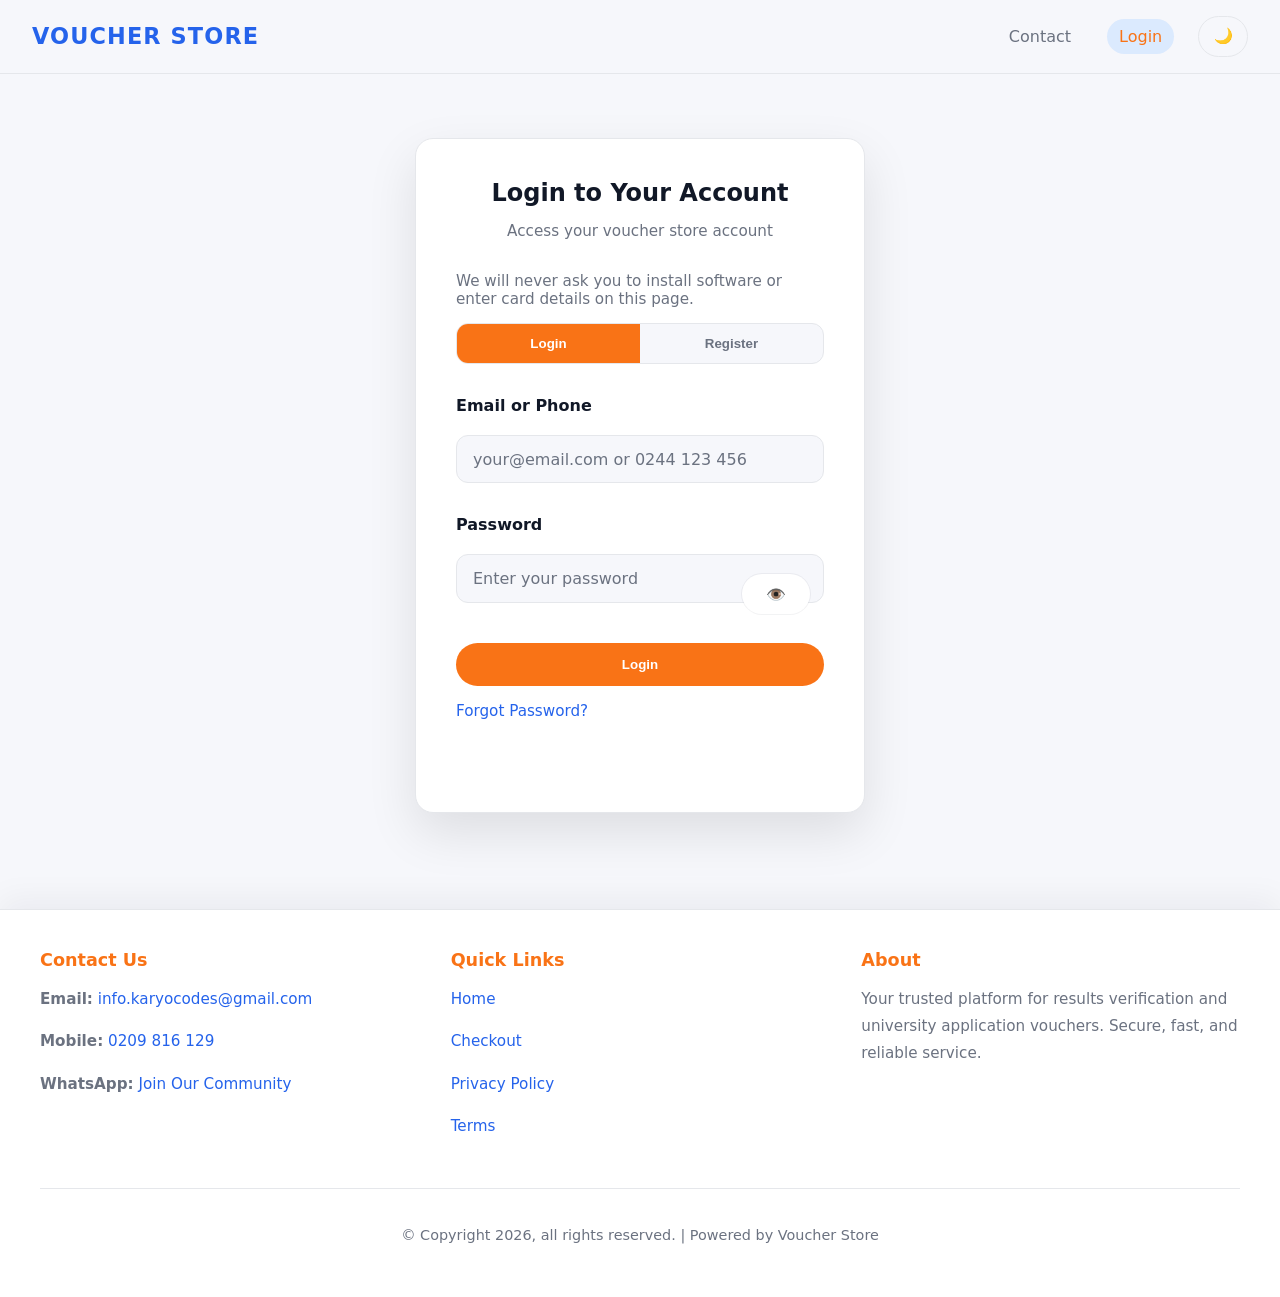
<file: index.html>
<!DOCTYPE html>
<html lang="en">
<head>
  <meta charset="UTF-8" />
  <meta name="viewport" content="width=device-width, initial-scale=1.0" />
  <title>Results Voucher Store</title>
  <link rel="stylesheet" href="style.css" />
</head>
<body>
  <header class="site-header">
    <div class="brand">Voucher Store</div>
    <nav id="mainNav">
      <!-- Navigation will be rendered by JavaScript -->
    </nav>
  </header>

  <main class="page-content">
    <section class="hero-card">
      <h1>Results Checker & Application Vouchers</h1>
      <p>Fast, secure digital vouchers for BECE, WASSCE, and university applications. Buy, receive instantly, and get access to checker services online.</p>
    </section>

    <section class="service-description">
      <h2>About Our Service</h2>
      <p>One of the credible platforms that sell checker result codes and render other premium services is our voucher store. This platform allows you to buy BECE, WASSCE and WAEC results checkers with mobile money and receive them instantly. You can also reserve checkers for future use, retrieve lost checkers, and access a blog with useful information about premium services to suit your needs. Our store is a fast, convenient and secure way to check your results and placement online.</p>
    </section>
p
    <section class="product-grid" id="productGrid">
      <!-- Product cards injected by JavaScript -->
    </section>
  </main>

  <footer class="site-footer">
    <div class="footer-content">
      <div class="footer-section">
        <h4>Contact Us</h4>
        <p><strong>Email:</strong> <a href="mailto:info.karyocodes@gmail.com">info.karyocodes@gmail.com</a></p>
        <p><strong>Mobile:</strong> <a href="tel:+233209816129">0209 816 129</a></p>
        <p><strong>WhatsApp:</strong> <a href="https://chat.whatsapp.com/HLF6lGg4HMNBVI0K70gQM3" target="_blank" rel="noopener noreferrer">Join Our Community</a></p>
      </div>
      <div class="footer-section">
        <h4>Quick Links</h4>
        <p><a href="index.html">Home</a></p>
        <p><a href="checkout.html">Checkout</a></p>
        <p><a href="privacy.html">Privacy Policy</a></p>
        <p><a href="terms.html">Terms</a></p>
      </div>
      <div class="footer-section">
        <h4>About</h4>
        <p>Your trusted platform for results verification and university application vouchers. Secure, fast, and reliable service.</p>
      </div>
    </div>
    <div class="footer-copyright">
      <p>© Copyright 2026, all rights reserved.</p>
    </div>
  </footer>

  <script src="script.js"></script>
</body>
</html>
</file>
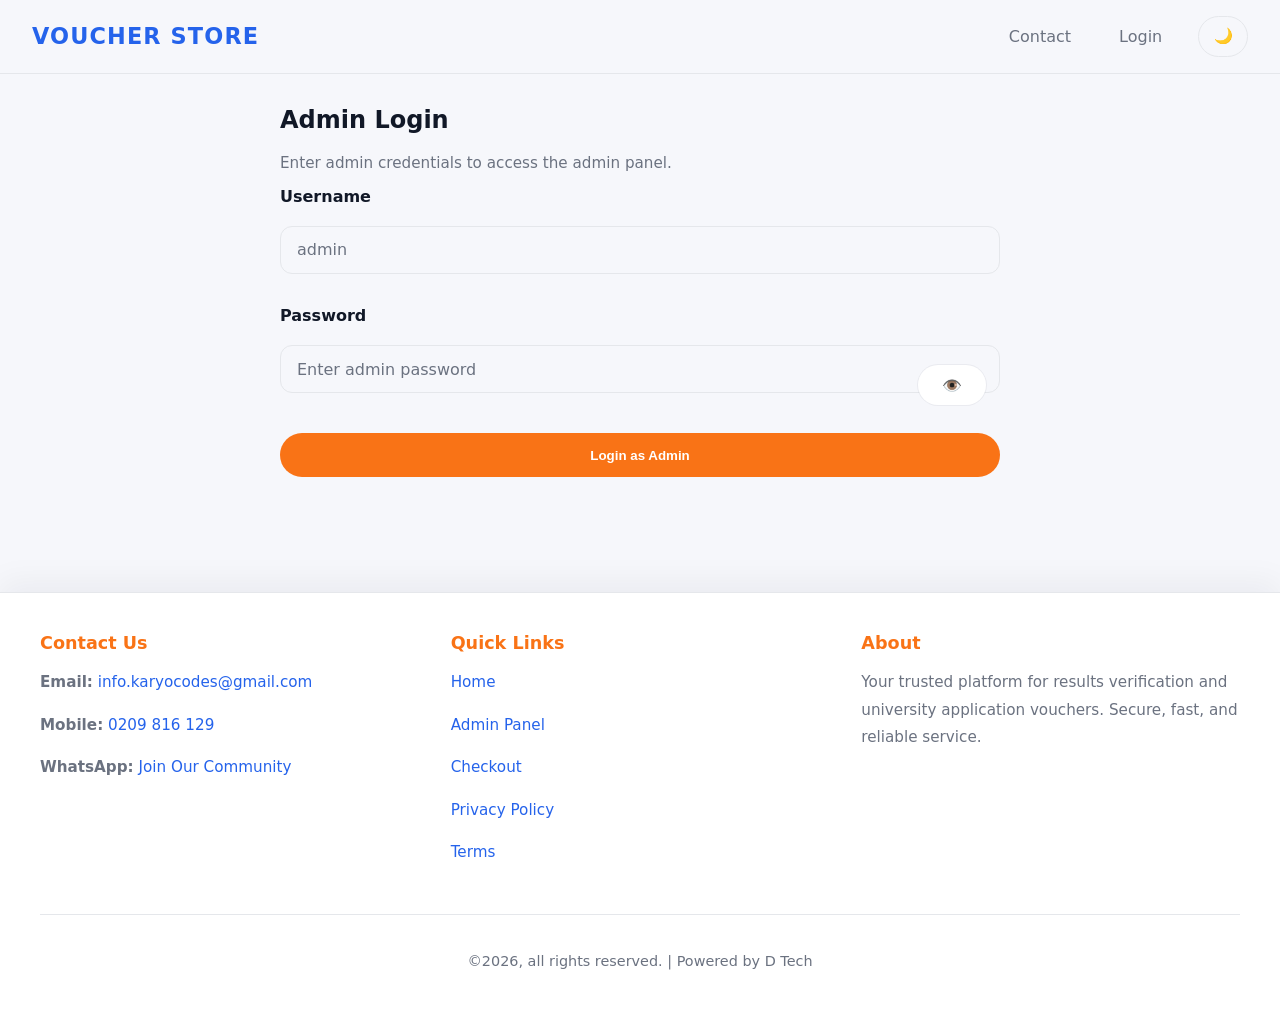
<file: admin.html>
<!DOCTYPE html>
<html lang="en">
<head>
  <meta charset="UTF-8" />
  <meta name="viewport" content="width=device-width, initial-scale=1.0" />
  <title>Admin - Voucher Store</title>
  <link rel="stylesheet" href="style.css" />
</head>
<body>
  <header class="site-header">
    <div class="brand">Voucher Store</div>
    <nav id="mainNav">
      <!-- Navigation will be rendered by JavaScript -->
    </nav>
  </header>

  <main class="page-content admin-page">
    <section class="admin-panel">
      <h2>Admin Login</h2>
      <p class="hint">Enter admin credentials to access the admin panel.</p>

      <div class="admin-login-card" id="adminLoginCard">
        <form id="adminLoginForm" class="auth-form">
          <label for="adminUsername">Username</label>
          <input type="text" id="adminUsername" placeholder="admin" required />

          <label for="adminPassword">Password</label>
          <div class="password-wrapper">
            <input type="password" id="adminPassword" placeholder="Enter admin password" required />
            <button type="button" class="password-toggle" onclick="togglePasswordVisibility('adminPassword')" aria-label="Toggle password visibility">👁️</button>
          </div>

          <button type="submit" class="btn btn-primary">Login as Admin</button>
          <p id="adminLoginMessage" class="auth-message"></p>
        </form>
      </div>

      <div class="admin-content" id="adminContent" style="display: none;">
        <div style="display: flex; justify-content: space-between; align-items: center; margin-bottom: 2rem;">
          <h2>Admin Panel</h2>
          <button onclick="adminLogout()" class="btn btn-secondary">Logout Admin</button>
        </div>
        <p class="hint">This is a simple frontend-only admin simulation. Add products and view orders stored in localStorage.</p>

        <div class="admin-grid">
        <div class="admin-card">
            <h3>Add New Product</h3>
            <form id="adminProductForm">
              <label for="adminTitle">Product Name</label>
              <input type="text" id="adminTitle" required />

              <label for="adminShortDesc">Short Description</label>
              <input type="text" id="adminShortDesc" required />

              <label for="adminDescription">Full Description</label>
              <textarea id="adminDescription" rows="4" required></textarea>

              <label for="adminPrice">Price (GHS)</label>
              <input type="number" id="adminPrice" min="1" required />

              <label for="adminImage">Product Image</label>
              <div class="file-input-wrapper">
                <label for="adminImage" class="file-input-label">
                  📸 Click to upload or drag image here
                </label>
                <input type="file" id="adminImage" accept="image/*" />
              </div>
              <img id="imagePreview" class="image-preview" style="display: none;" />

              <label for="adminImageUrl">Or paste Image URL</label>
              <input type="url" id="adminImageUrl" placeholder="https://example.com/image.jpg" />
              <button type="button" id="loadImageBtn" class="btn btn-secondary" onclick="loadImageFromURL()">Load from URL</button>
              <p id="imageLoadMessage" class="hint"></p>

              <button type="submit" id="adminProductSubmitBtn" class="btn btn-primary">Add Product</button>
              <button type="button" id="adminCancelEditBtn" class="btn btn-secondary" style="display: none; margin-left: 0.5rem;">Cancel Edit</button>
              <p id="adminProductMessage" class="success-message"></p>
            </form>
          </div>

          <div class="admin-card">
            <h3>Product Catalog</h3>
            <div id="adminProductList" class="product-list">
              <!-- Product list injected by JavaScript -->
            </div>
          </div>

          <div class="admin-card">
            <h3>Stored Orders</h3>
            <div id="adminOrderList" class="order-list">
              <!-- Orders injected by JavaScript -->
            </div>
            <button type="button" class="btn btn-secondary" onclick="clearAllProducts()" style="margin-top: 1rem; width: 100%;">🗑️ Clear All Products</button>
          </div>
        </div>
      </div>
    </section>
  </main>

  <footer class="site-footer">
    <div class="footer-content">
      <div class="footer-section">
        <h4>Contact Us</h4>
        <p><strong>Email:</strong> <a href="mailto:info.karyocodes@gmail.com">info.karyocodes@gmail.com</a></p>
        <p><strong>Mobile:</strong> <a href="tel:+233209816129">0209 816 129</a></p>
        <p><strong>WhatsApp:</strong> <a href="https://chat.whatsapp.com/HLF6lGg4HMNBVI0K70gQM3" target="_blank" rel="noopener noreferrer">Join Our Community</a></p>
      </div>
      <div class="footer-section">
        <h4>Quick Links</h4>
        <p><a href="index.html">Home</a></p>
        <p><a href="admin.html">Admin Panel</a></p>
        <p><a href="checkout.html">Checkout</a></p>
        <p><a href="privacy.html">Privacy Policy</a></p>
        <p><a href="terms.html">Terms</a></p>
      </div>
      <div class="footer-section">
        <h4>About</h4>
        <p>Your trusted platform for results verification and university application vouchers. Secure, fast, and reliable service.</p>
      </div>
    </div>
    <div class="footer-copyright">
      <p>©2026, all rights reserved. | Powered by D Tech</p>
    </div>
  </footer>

  <script src="script.js"></script>
</body>
</html>
</file>
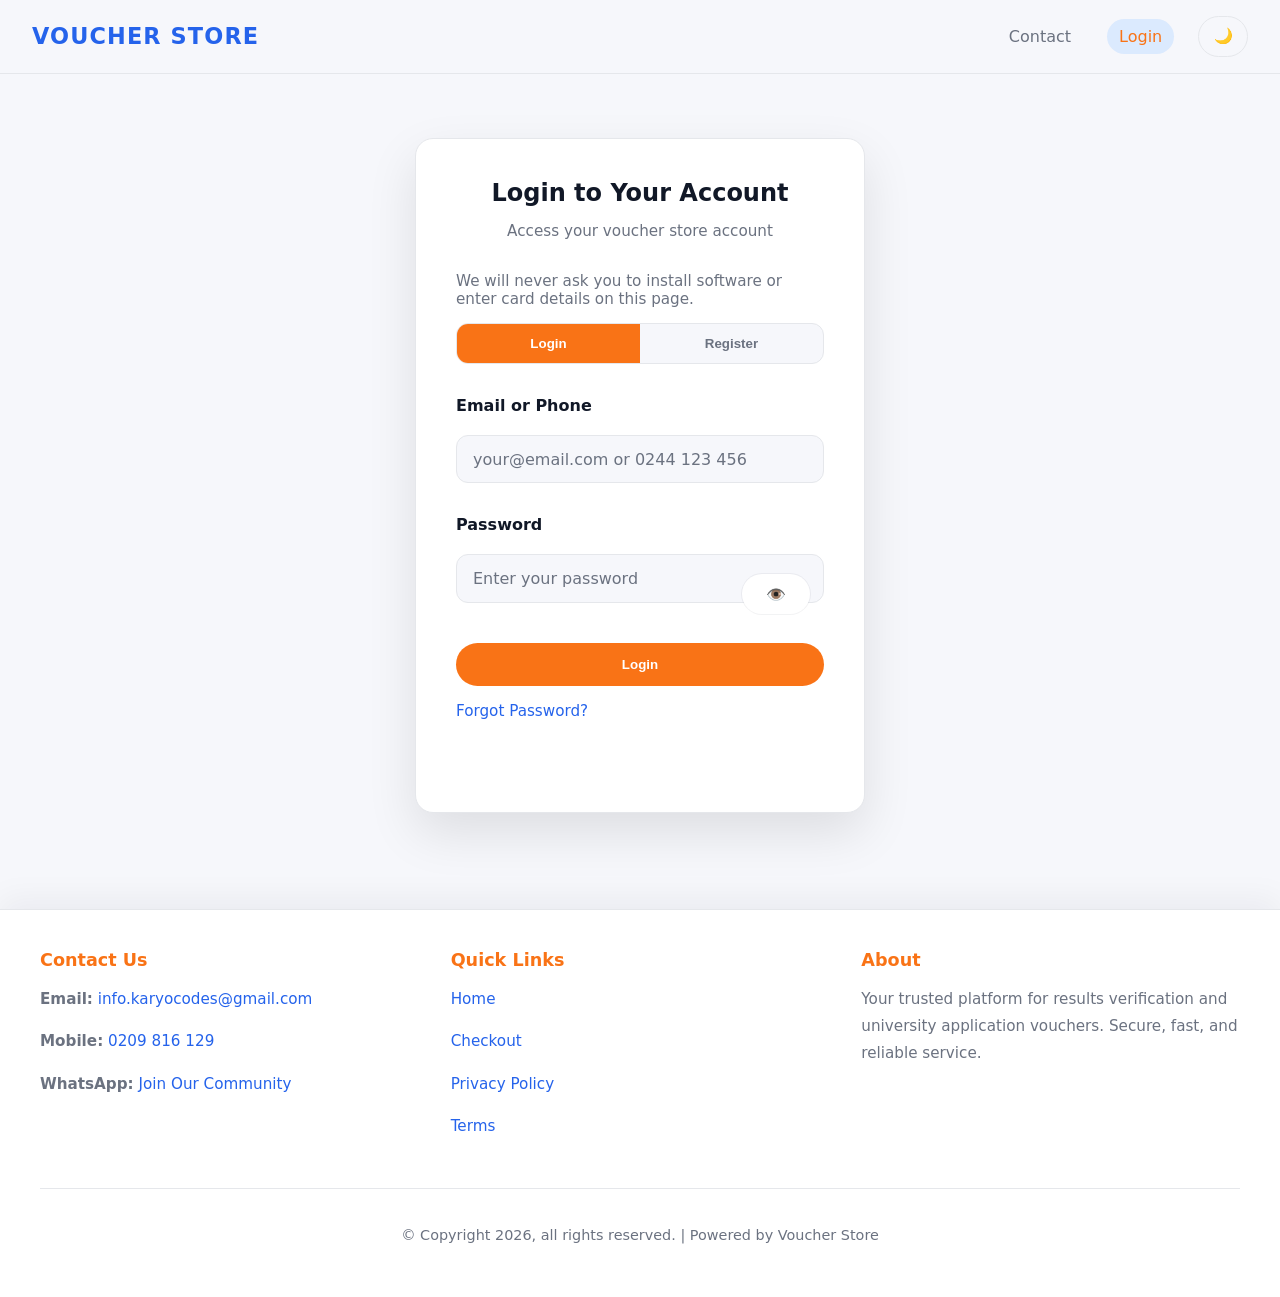
<file: checkout.html>
<!DOCTYPE html>
<html lang="en">
<head>
  <meta charset="UTF-8" />
  <meta name="viewport" content="width=device-width, initial-scale=1.0" />
  <title>Checkout - Voucher Store</title>
  <link rel="stylesheet" href="style.css" />
</head>
<body>
  <header class="site-header">
    <div class="brand">Voucher Store</div>
    <nav id="mainNav">
      <!-- Navigation will be rendered by JavaScript -->
    </nav>
  </header>

  <main class="page-content checkout-page">
    <section class="checkout-panel">
      <h2>Checkout</h2>
      <div id="checkoutSummary" class="checkout-summary">
        <!-- Selected product details injected by JavaScript -->
      </div>

      <form id="checkoutForm">
        <label for="customerName">Name</label>
        <input type="text" id="customerName" name="customerName" placeholder="Your full name" required />

        <label for="customerEmail">Email</label>
        <input type="email" id="customerEmail" name="customerEmail" placeholder="example@mail.com" required />

        <button type="submit" class="btn btn-primary">Pay Now</button>
      </form>
      <p class="hint">Payments are processed by Paystack. We do not collect or store your card details on this website.</p>
    </section>
  </main>

  <footer class="site-footer">
    <div class="footer-content">
      <div class="footer-section">
        <h4>Contact Us</h4>
        <p><strong>Email:</strong> <a href="mailto:info.karyocodes@gmail.com">info.karyocodes@gmail.com</a></p>
        <p><strong>Mobile:</strong> <a href="tel:+233209816129">0209 816 129</a></p>
        <p><strong>WhatsApp:</strong> <a href="https://chat.whatsapp.com/HLF6lGg4HMNBVI0K70gQM3" target="_blank" rel="noopener noreferrer">Join Our Community</a></p>
      </div>
      <div class="footer-section">
        <h4>Quick Links</h4>
        <p><a href="index.html">Home</a></p>
        <p><a href="checkout.html">Checkout</a></p>
        <p><a href="privacy.html">Privacy Policy</a></p>
        <p><a href="terms.html">Terms</a></p>
      </div>
      <div class="footer-section">
        <h4>About</h4>
        <p>Your trusted platform for results verification and university application vouchers. Secure, fast, and reliable service.</p>
      </div>
    </div>
    <div class="footer-copyright">
      <p>© Copyright 2026, all rights reserved. | Powered by Voucher Store</p>
    </div>
  </footer>

  <script src="https://js.paystack.co/v1/inline.js"></script>
  <script src="script.js"></script>
</body>
</html>
</file>
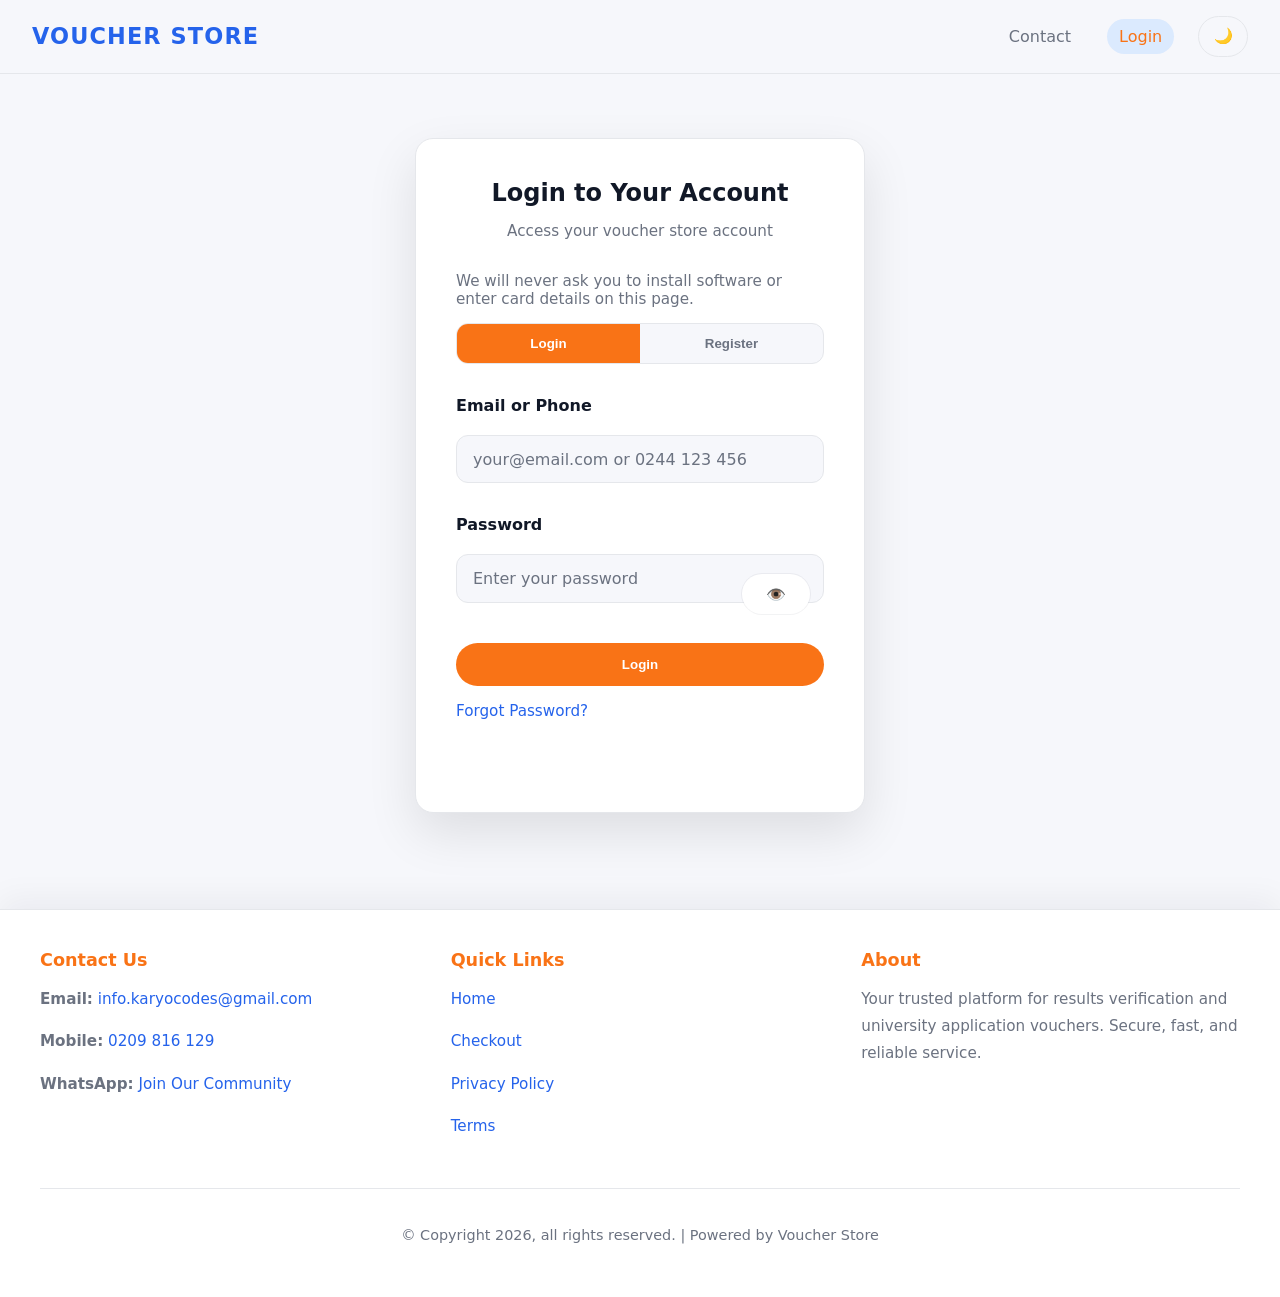
<file: login.html>
<!DOCTYPE html>
<html lang="en">
<head>
  <meta charset="UTF-8" />
  <meta name="viewport" content="width=device-width, initial-scale=1.0" />
  <title>Login - Voucher Store</title>
  <link rel="stylesheet" href="style.css" />
</head>
<body>
  <header class="site-header">
    <div class="brand">Voucher Store</div>
    <nav id="mainNav">
      <!-- Navigation will be rendered by JavaScript -->
    </nav>
  </header>

  <main class="page-content">
    <section class="login-section">
      <div class="login-card">
        <h2>Login to Your Account</h2>
        <p class="login-subtitle">Access your voucher store account</p>
        <p class="hint" style="margin-top: 0.75rem;">We will never ask you to install software or enter card details on this page.</p>

        <div class="auth-tabs">
          <button id="loginTab" class="auth-tab active" onclick="switchTab('login')">Login</button>
          <button id="registerTab" class="auth-tab" onclick="switchTab('register')">Register</button>
        </div>

        <form id="loginForm" class="auth-form">
          <label for="loginIdentifier">Email or Phone</label>
          <input type="text" id="loginIdentifier" placeholder="your@email.com or 0244 123 456" required />

          <label for="loginPassword">Password</label>
          <div class="password-wrapper">
            <input type="password" id="loginPassword" placeholder="Enter your password" required />
            <button type="button" class="password-toggle" onclick="togglePasswordVisibility('loginPassword')" aria-label="Toggle password visibility">👁️</button>
          </div>

          <button type="submit" class="btn btn-primary">Login</button>
          <div class="form-footer-row">
            <a href="#" id="forgotLink" class="auth-link">Forgot Password?</a>
          </div>
          <p id="loginMessage" class="auth-message"></p>
        </form>

        <form id="registerForm" class="auth-form" style="display: none;">
          <label for="registerName">Full Name</label>
          <input type="text" id="registerName" placeholder="Your full name" required />

          <label for="registerEmail">Email (optional)</label>
          <input type="email" id="registerEmail" placeholder="your@email.com" />

          <label for="registerPhone">Phone (optional)</label>
          <input type="tel" id="registerPhone" placeholder="0244 123 456" />

          <label for="registerPassword">Password</label>
          <div class="password-wrapper">
            <input type="password" id="registerPassword" placeholder="Create a password" required />
            <button type="button" class="password-toggle" onclick="togglePasswordVisibility('registerPassword')" aria-label="Toggle password visibility">👁️</button>
          </div>

          <label for="registerConfirmPassword">Confirm Password</label>
          <div class="password-wrapper">
            <input type="password" id="registerConfirmPassword" placeholder="Confirm your password" required />
            <button type="button" class="password-toggle" onclick="togglePasswordVisibility('registerConfirmPassword')" aria-label="Toggle password visibility">👁️</button>
          </div>

          <button type="submit" class="btn btn-primary">Create Account</button>
          <p id="registerMessage" class="auth-message"></p>
        </form>

        <form id="forgotForm" class="auth-form" style="display: none;">
          <label for="forgotIdentifier">Email or Phone</label>
          <input type="text" id="forgotIdentifier" placeholder="Enter your email or phone" required />

          <div class="form-actions-row">
            <button type="submit" class="btn btn-primary">Send Reset Code</button>
            <button type="button" class="btn btn-secondary" id="forgotCancelBtn">Back to Login</button>
          </div>
          <p id="forgotMessage" class="auth-message"></p>
        </form>

        <div id="verifySection" class="auth-step" style="display: none;">
          <h3 id="verifyTitle">Verify Your Account</h3>
          <p id="verificationPrompt" class="hint"></p>

          <label for="verifyCode">Verification Code</label>
          <input type="text" id="verifyCode" placeholder="Enter the 6-digit code" />

          <div id="resetPasswordFields" style="display: none;">
            <label for="resetPassword">New Password</label>
            <div class="password-wrapper">
              <input type="password" id="resetPassword" placeholder="Create a new password" />
              <button type="button" class="password-toggle" onclick="togglePasswordVisibility('resetPassword')" aria-label="Toggle password visibility">👁️</button>
            </div>
            <label for="resetConfirmPassword">Confirm New Password</label>
            <div class="password-wrapper">
              <input type="password" id="resetConfirmPassword" placeholder="Confirm your new password" />
              <button type="button" class="password-toggle" onclick="togglePasswordVisibility('resetConfirmPassword')" aria-label="Toggle password visibility">👁️</button>
            </div>
          </div>

          <div class="form-actions-row">
            <button type="button" id="verifySubmitBtn" class="btn btn-primary">Verify Code</button>
            <button type="button" id="verifyCancelBtn" class="btn btn-secondary">Cancel</button>
          </div>
          <p id="verifyMessage" class="auth-message"></p>
        </div>
      </div>
    </section>
  </main>

  <footer class="site-footer">
    <div class="footer-content">
      <div class="footer-section">
        <h4>Contact Us</h4>
        <p><strong>Email:</strong> <a href="mailto:info.karyocodes@gmail.com">info.karyocodes@gmail.com</a></p>
        <p><strong>Mobile:</strong> <a href="tel:+233209816129">0209 816 129</a></p>
        <p><strong>WhatsApp:</strong> <a href="https://chat.whatsapp.com/HLF6lGg4HMNBVI0K70gQM3" target="_blank" rel="noopener noreferrer">Join Our Community</a></p>
      </div>
      <div class="footer-section">
        <h4>Quick Links</h4>
        <p><a href="index.html">Home</a></p>
        <p><a href="checkout.html">Checkout</a></p>
        <p><a href="privacy.html">Privacy Policy</a></p>
        <p><a href="terms.html">Terms</a></p>
      </div>
      <div class="footer-section">
        <h4>About</h4>
        <p>Your trusted platform for results verification and university application vouchers. Secure, fast, and reliable service.</p>
      </div>
    </div>
    <div class="footer-copyright">
      <p>© Copyright 2026, all rights reserved. | Powered by Voucher Store</p>
    </div>
  </footer>

  <script src="script.js"></script>
</body>
</html>
</file>
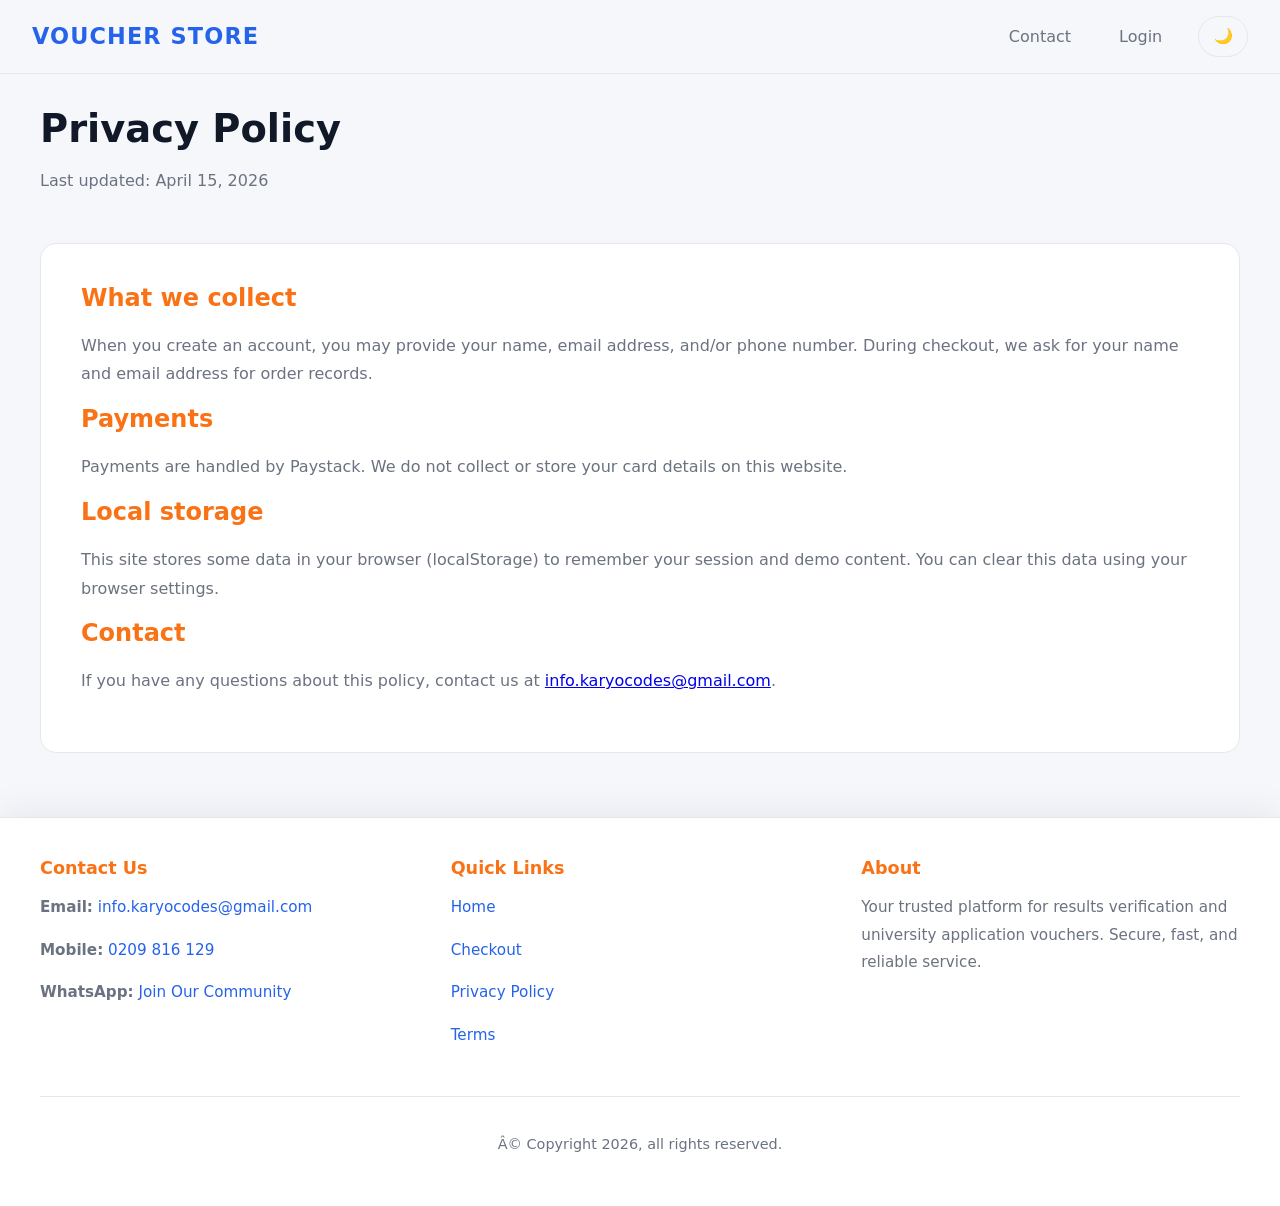
<file: privacy.html>
<!DOCTYPE html>
<html lang="en">
<head>
  <meta charset="UTF-8" />
  <meta name="viewport" content="width=device-width, initial-scale=1.0" />
  <title>Privacy Policy - Voucher Store</title>
  <link rel="stylesheet" href="style.css" />
</head>
<body>
  <header class="site-header">
    <div class="brand">Voucher Store</div>
    <nav id="mainNav">
      <!-- Navigation will be rendered by JavaScript -->
    </nav>
  </header>

  <main class="page-content">
    <section class="hero-card">
      <h1>Privacy Policy</h1>
      <p>Last updated: April 15, 2026</p>
    </section>

    <section class="service-description">
      <h2>What we collect</h2>
      <p>When you create an account, you may provide your name, email address, and/or phone number. During checkout, we ask for your name and email address for order records.</p>

      <h2>Payments</h2>
      <p>Payments are handled by Paystack. We do not collect or store your card details on this website.</p>

      <h2>Local storage</h2>
      <p>This site stores some data in your browser (localStorage) to remember your session and demo content. You can clear this data using your browser settings.</p>

      <h2>Contact</h2>
      <p>If you have any questions about this policy, contact us at <a href="mailto:info.karyocodes@gmail.com">info.karyocodes@gmail.com</a>.</p>
    </section>
  </main>

  <footer class="site-footer">
    <div class="footer-content">
      <div class="footer-section">
        <h4>Contact Us</h4>
        <p><strong>Email:</strong> <a href="mailto:info.karyocodes@gmail.com">info.karyocodes@gmail.com</a></p>
        <p><strong>Mobile:</strong> <a href="tel:+233209816129">0209 816 129</a></p>
        <p><strong>WhatsApp:</strong> <a href="https://chat.whatsapp.com/HLF6lGg4HMNBVI0K70gQM3" target="_blank" rel="noopener noreferrer">Join Our Community</a></p>
      </div>
      <div class="footer-section">
        <h4>Quick Links</h4>
        <p><a href="index.html">Home</a></p>
        <p><a href="checkout.html">Checkout</a></p>
        <p><a href="privacy.html">Privacy Policy</a></p>
        <p><a href="terms.html">Terms</a></p>
      </div>
      <div class="footer-section">
        <h4>About</h4>
        <p>Your trusted platform for results verification and university application vouchers. Secure, fast, and reliable service.</p>
      </div>
    </div>
    <div class="footer-copyright">
      <p>Â© Copyright 2026, all rights reserved.</p>
    </div>
  </footer>

  <script src="script.js"></script>
</body>
</html>
</file>
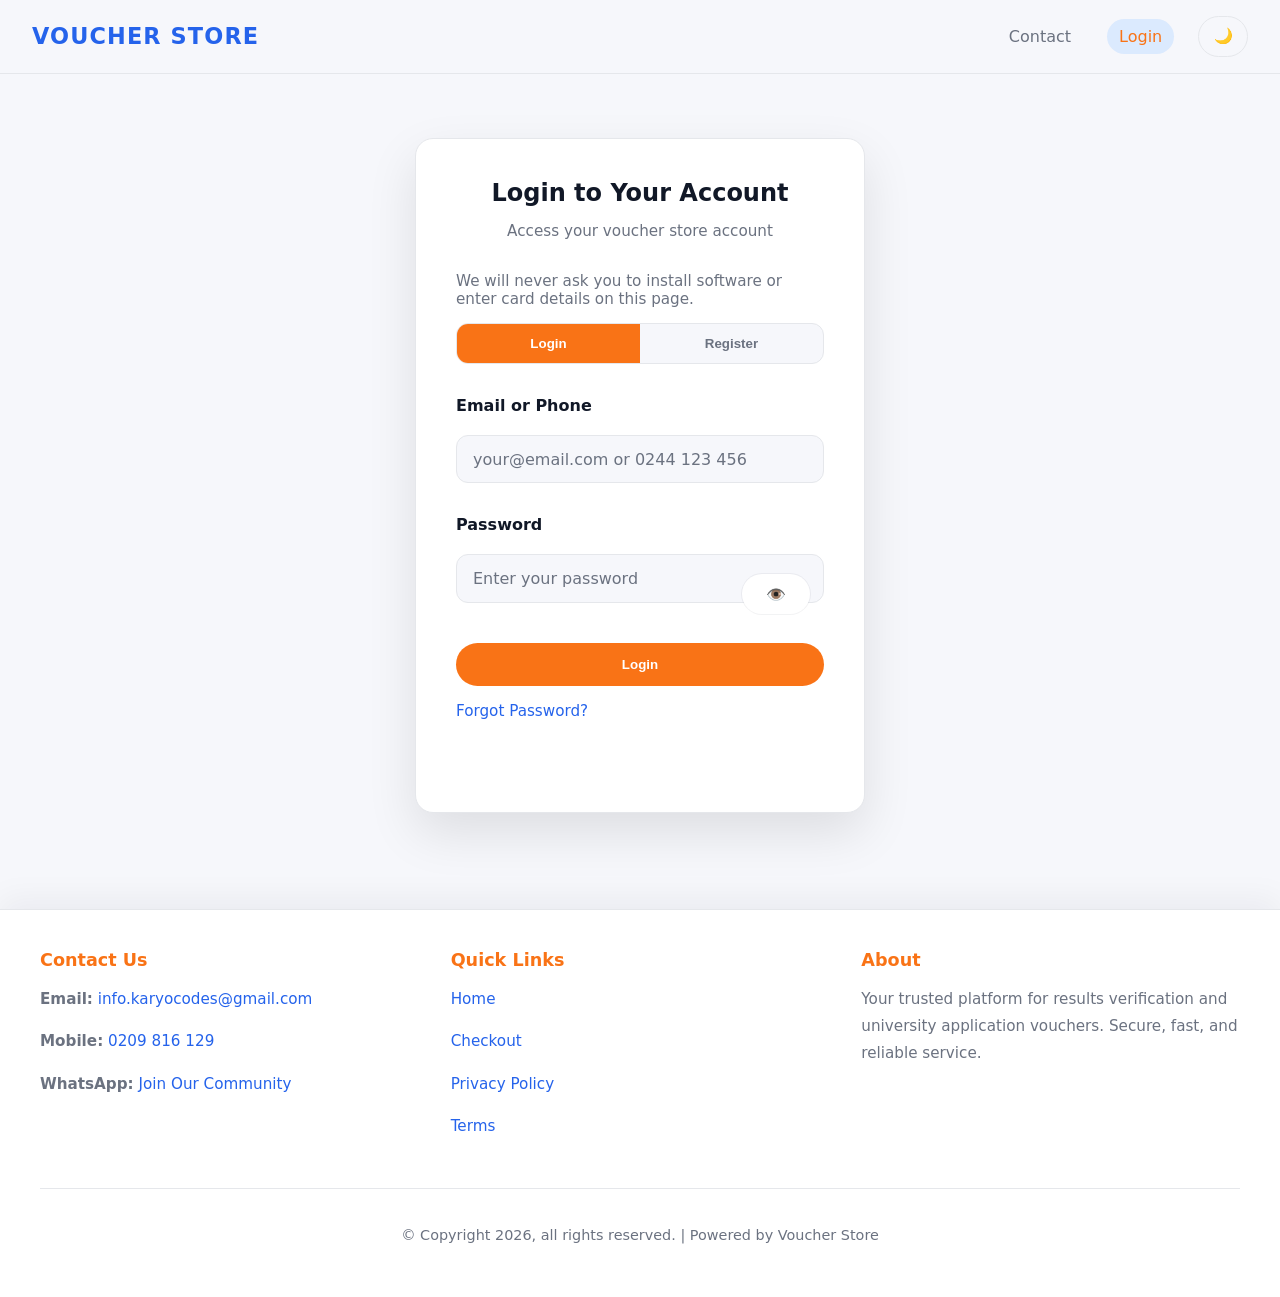
<file: product.html>
<!DOCTYPE html>
<html lang="en">
<head>
  <meta charset="UTF-8" />
  <meta name="viewport" content="width=device-width, initial-scale=1.0" />
  <title>Product Details - Voucher Store</title>
  <link rel="stylesheet" href="style.css" />
</head>
<body>
  <header class="site-header">
    <div class="brand">Voucher Store</div>
    <nav id="mainNav">
      <!-- Navigation will be rendered by JavaScript -->
    </nav>
  </header>

  <main class="page-content detail-page">
    <section class="product-detail" id="productDetail">
      <!-- Product details injected by JavaScript -->
    </section>
  </main>

  <footer class="site-footer">
    <div class="footer-content">
      <div class="footer-section">
        <h4>Contact Us</h4>
        <p><strong>Email:</strong> <a href="mailto:info.karyocodes@gmail.com">info.karyocodes@gmail.com</a></p>
        <p><strong>Mobile:</strong> <a href="tel:+233209816129">0209 816 129</a></p>
        <p><strong>WhatsApp:</strong> <a href="https://chat.whatsapp.com/HLF6lGg4HMNBVI0K70gQM3" target="_blank" rel="noopener noreferrer">Join Our Community</a></p>
      </div>
      <div class="footer-section">
        <h4>Quick Links</h4>
        <p><a href="index.html">Home</a></p>
        <p><a href="checkout.html">Checkout</a></p>
        <p><a href="privacy.html">Privacy Policy</a></p>
        <p><a href="terms.html">Terms</a></p>
      </div>
      <div class="footer-section">
        <h4>About</h4>
        <p>Your trusted platform for results verification and university application vouchers. Secure, fast, and reliable service.</p>
      </div>
    </div>
    <div class="footer-copyright">
      <p>© Copyright 2026, all rights reserved. | Powered by Voucher Store</p>
    </div>
  </footer>

  <script src="script.js"></script>
</body>
</html>
</file>
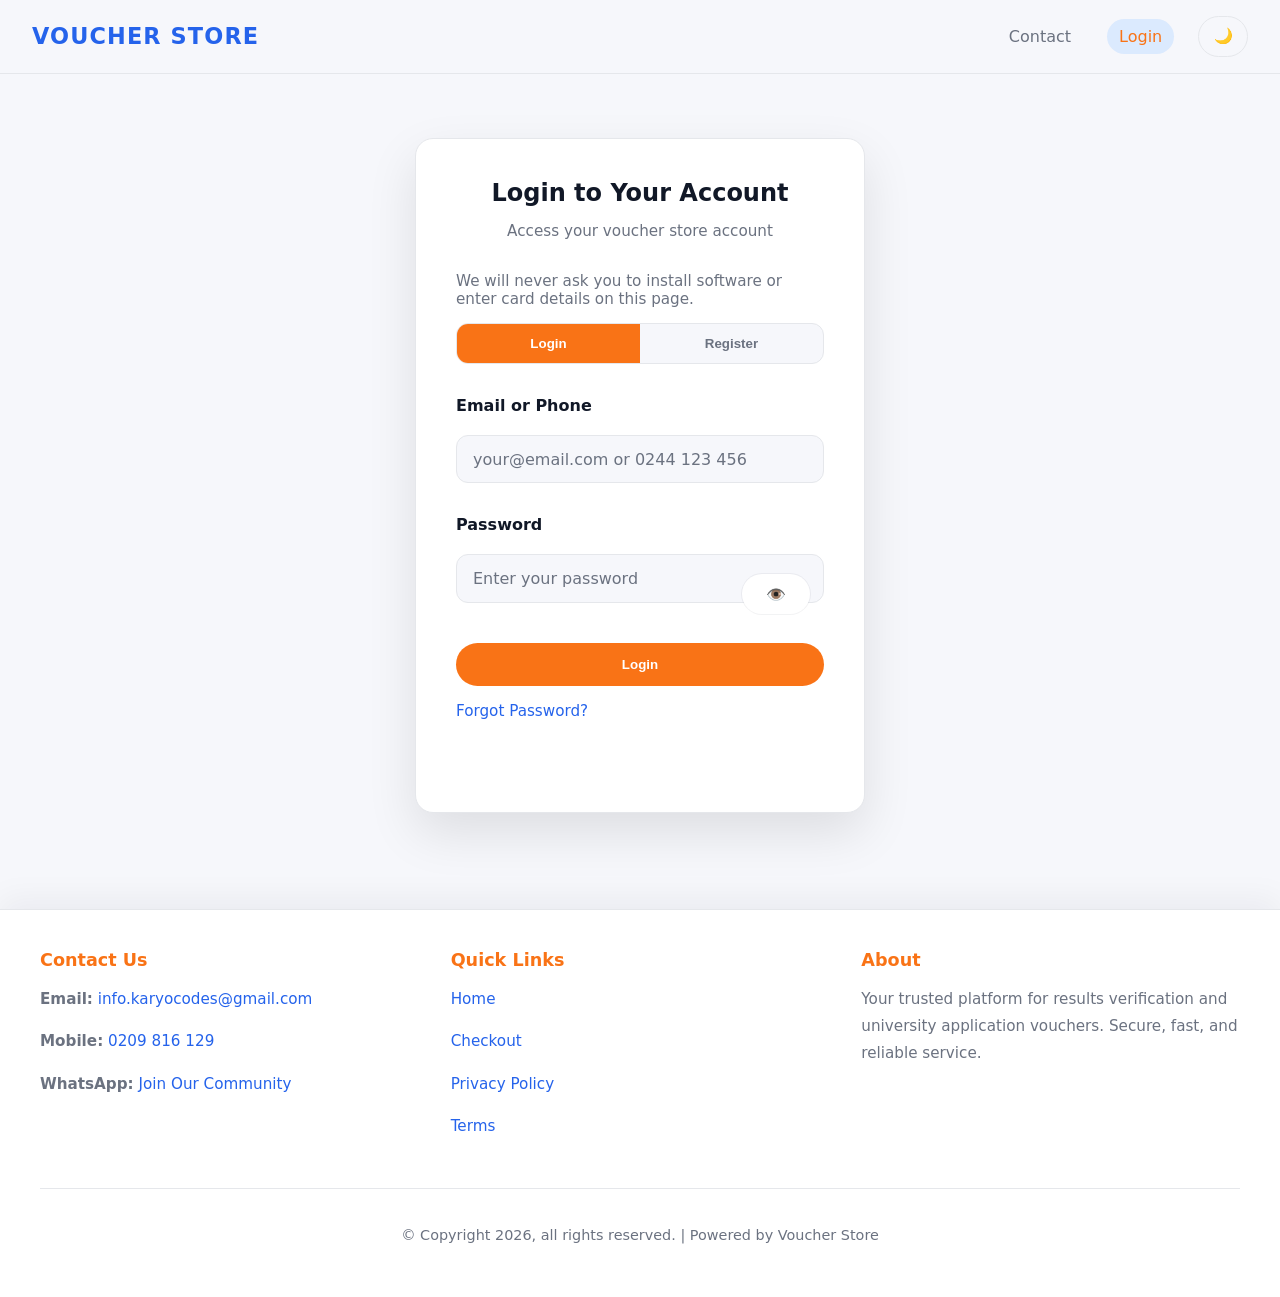
<file: success.html>
<!DOCTYPE html>
<html lang="en">
<head>
  <meta charset="UTF-8" />
  <meta name="viewport" content="width=device-width, initial-scale=1.0" />
  <title>Order Confirmation - Voucher Store</title>
  <link rel="stylesheet" href="style.css" />
</head>
<body>
  <header class="site-header">
    <div class="brand">Voucher Store</div>
    <nav id="mainNav">
      <!-- Navigation will be rendered by JavaScript -->
    </nav>
  </header>

  <main class="page-content success-page">
    <section class="success-card" id="successContent">
      <!-- Order confirmation injected by JavaScript -->
    </section>
  </main>

  <footer class="site-footer">
    <div class="footer-content">
      <div class="footer-section">
        <h4>Contact Us</h4>
        <p><strong>Email:</strong> <a href="mailto:info.karyocodes@gmail.com">info.karyocodes@gmail.com</a></p>
        <p><strong>Mobile:</strong> <a href="tel:+233209816129">0209 816 129</a></p>
        <p><strong>WhatsApp:</strong> <a href="https://chat.whatsapp.com/HLF6lGg4HMNBVI0K70gQM3" target="_blank" rel="noopener noreferrer">Join Our Community</a></p>
      </div>
      <div class="footer-section">
        <h4>Quick Links</h4>
        <p><a href="index.html">Home</a></p>
        <p><a href="checkout.html">Checkout</a></p>
        <p><a href="privacy.html">Privacy Policy</a></p>
        <p><a href="terms.html">Terms</a></p>
      </div>
      <div class="footer-section">
        <h4>About</h4>
        <p>Your trusted platform for results verification and university application vouchers. Secure, fast, and reliable service.</p>
      </div>
    </div>
    <div class="footer-copyright">
      <p>© Copyright 2026, all rights reserved. | Powered by Voucher Store</p>
    </div>
  </footer>

  <script src="script.js"></script>
</body>
</html>
</file>
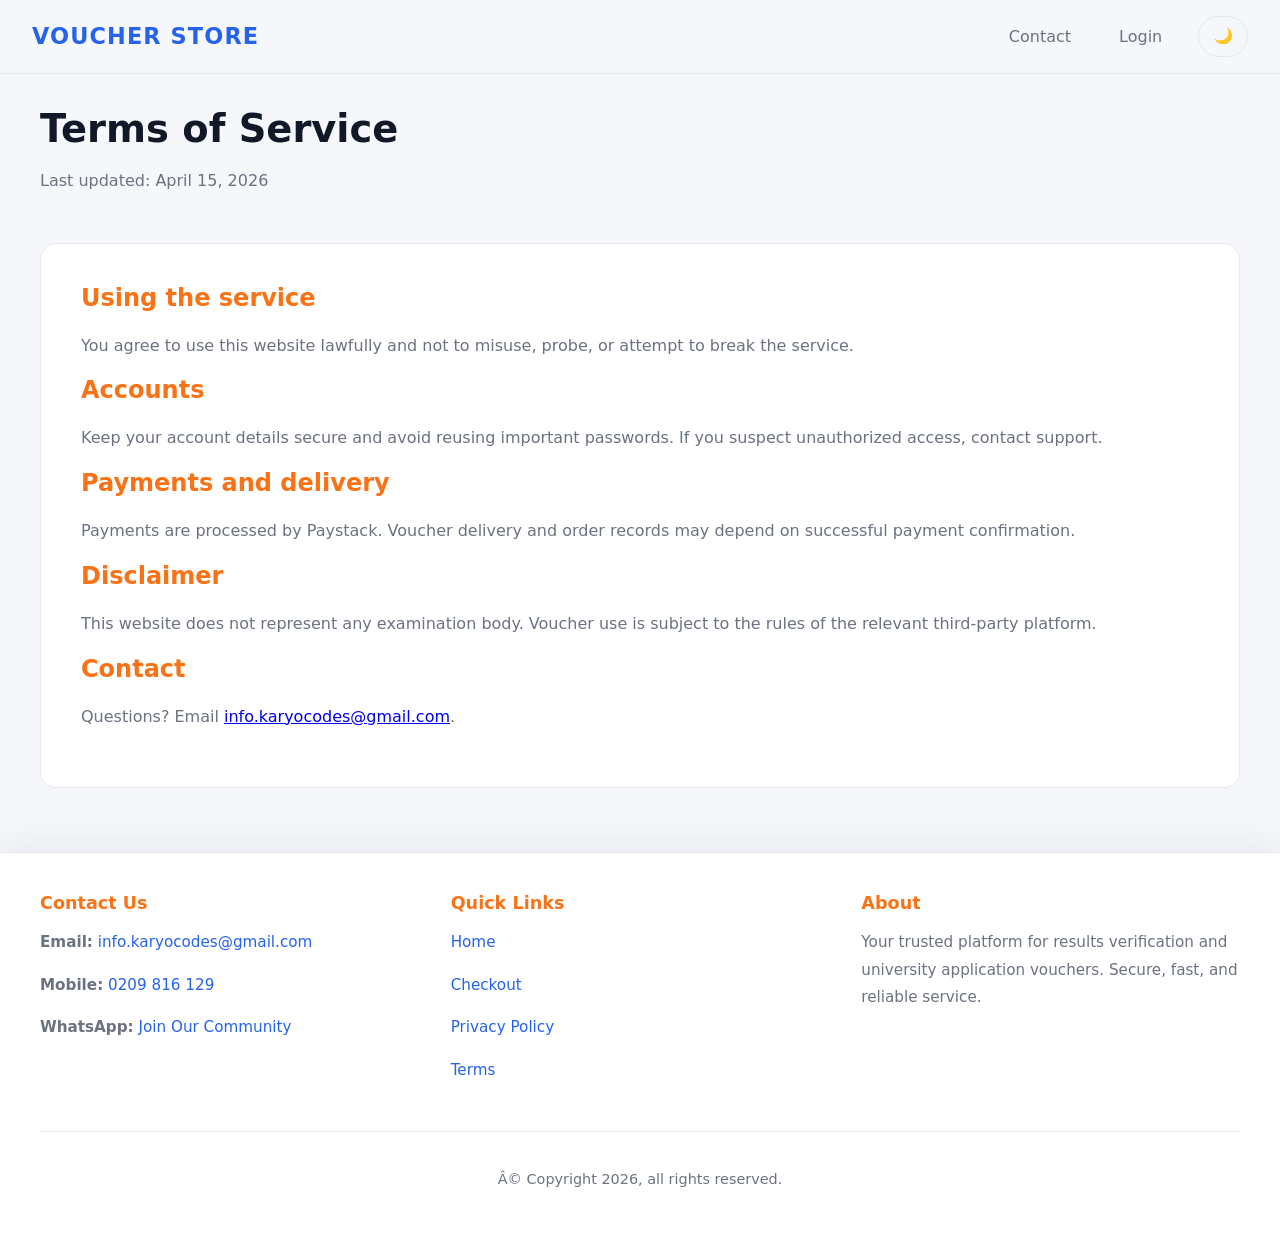
<file: terms.html>
<!DOCTYPE html>
<html lang="en">
<head>
  <meta charset="UTF-8" />
  <meta name="viewport" content="width=device-width, initial-scale=1.0" />
  <title>Terms of Service - Voucher Store</title>
  <link rel="stylesheet" href="style.css" />
</head>
<body>
  <header class="site-header">
    <div class="brand">Voucher Store</div>
    <nav id="mainNav">
      <!-- Navigation will be rendered by JavaScript -->
    </nav>
  </header>

  <main class="page-content">
    <section class="hero-card">
      <h1>Terms of Service</h1>
      <p>Last updated: April 15, 2026</p>
    </section>

    <section class="service-description">
      <h2>Using the service</h2>
      <p>You agree to use this website lawfully and not to misuse, probe, or attempt to break the service.</p>

      <h2>Accounts</h2>
      <p>Keep your account details secure and avoid reusing important passwords. If you suspect unauthorized access, contact support.</p>

      <h2>Payments and delivery</h2>
      <p>Payments are processed by Paystack. Voucher delivery and order records may depend on successful payment confirmation.</p>

      <h2>Disclaimer</h2>
      <p>This website does not represent any examination body. Voucher use is subject to the rules of the relevant third-party platform.</p>

      <h2>Contact</h2>
      <p>Questions? Email <a href="mailto:info.karyocodes@gmail.com">info.karyocodes@gmail.com</a>.</p>
    </section>
  </main>

  <footer class="site-footer">
    <div class="footer-content">
      <div class="footer-section">
        <h4>Contact Us</h4>
        <p><strong>Email:</strong> <a href="mailto:info.karyocodes@gmail.com">info.karyocodes@gmail.com</a></p>
        <p><strong>Mobile:</strong> <a href="tel:+233209816129">0209 816 129</a></p>
        <p><strong>WhatsApp:</strong> <a href="https://chat.whatsapp.com/HLF6lGg4HMNBVI0K70gQM3" target="_blank" rel="noopener noreferrer">Join Our Community</a></p>
      </div>
      <div class="footer-section">
        <h4>Quick Links</h4>
        <p><a href="index.html">Home</a></p>
        <p><a href="checkout.html">Checkout</a></p>
        <p><a href="privacy.html">Privacy Policy</a></p>
        <p><a href="terms.html">Terms</a></p>
      </div>
      <div class="footer-section">
        <h4>About</h4>
        <p>Your trusted platform for results verification and university application vouchers. Secure, fast, and reliable service.</p>
      </div>
    </div>
    <div class="footer-copyright">
      <p>Â© Copyright 2026, all rights reserved.</p>
    </div>
  </footer>

  <script src="script.js"></script>
</body>
</html>
</file>
<file: style.css>
:root {
  --bg: #f6f7fb;
  --surface: #ffffff;
  --text: #111827;
  --muted: #6b7280;
  --accent: #2563eb;
  --accent-orange: #f97316;
  --accent-soft: #dbeafe;
  --border: #e5e7eb;
  --shadow: 0 18px 45px rgba(15, 23, 42, 0.08);
  --card-shadow: 0 18px 40px rgba(15, 23, 42, 0.08);
  --success: #22c55e;
  --danger: #ef4444;
}

.dark-mode {
  --bg: #0f1729;
  --surface: #111827;
  --text: #f8fafc;
  --muted: #94a3b8;
  --accent: #60a5fa;
  --accent-orange: #fb923c;
  --accent-soft: #1e293b;
  --border: #1f2937;
  --shadow: 0 18px 45px rgba(15, 23, 42, 0.45);
  --card-shadow: 0 18px 45px rgba(15, 23, 42, 0.35);
  --success: #4ade80;
  --danger: #f87171;
}

* {
  box-sizing: border-box;
}

body {
  margin: 0;
  font-family: Inter, system-ui, -apple-system, BlinkMacSystemFont, "Segoe UI", sans-serif;
  background: var(--bg);
  color: var(--text);
  transition: background 0.25s ease, color 0.25s ease;
}

img {
  max-width: 100%;
  display: block;
}

.site-header {
  display: flex;
  justify-content: space-between;
  align-items: center;
  gap: 1rem;
  padding: 1rem 2rem;
  background: var(--bg);
  border-bottom: 1px solid var(--border);
  position: sticky;
  top: 0;
  z-index: 10;
}

.brand {
  font-size: 1.4rem;
  font-weight: 700;
  color: var(--accent);
  text-transform: uppercase;
  letter-spacing: 0.05em;
}

nav {
  display: flex;
  gap: 1.5rem;
  align-items: center;
}

nav a {
  color: var(--muted);
  text-decoration: none;
  padding: 0.5rem 0.75rem;
  border-radius: 999px;
  transition: all 0.3s ease;
  white-space: nowrap;
}

nav a.active,
nav a:hover {
  color: var(--accent-orange);
  background: var(--accent-soft);
}

.theme-toggle {
  border: 1px solid var(--border);
  background: transparent;
  color: var(--text);
  border-radius: 999px;
  padding: 0.65rem 0.9rem;
  cursor: pointer;
  transition: all 0.2s ease;
  font-size: 0.95rem;
}

.theme-toggle:hover {
  background: var(--accent-soft);
}

nav a[href="checkout.html"] {
  background: var(--accent-orange);
  color: white;
  padding: 0.6rem 1.2rem;
}

nav a[href="checkout.html"]:hover {
  background: #b45309;
  color: white;
}

.page-content {
  width: min(1200px, calc(100% - 2rem));
  margin: 2rem auto;
}

.hero-card {
  display: block;
  margin-bottom: 3rem;
}

/* USSD banner styles removed (USSD feature disabled). */

.hero-card h1 {
  margin: 0 0 1rem;
  font-size: clamp(2rem, 3vw, 3rem);
  color: var(--text);
}

.hero-card p {
  color: var(--muted);
  line-height: 1.75;
  max-width: 600px;
}

.service-description {
  background: var(--surface);
  border: 1px solid var(--border);
  border-radius: 16px;
  padding: 2.5rem;
  margin-bottom: 3rem;
  max-width: 100%;
}

.service-description h2 {
  color: var(--accent-orange);
  margin-top: 0;
  font-size: 1.5rem;
}

.service-description p {
  color: var(--muted);
  line-height: 1.8;
  font-size: 1rem;
}

.product-grid {
  display: grid;
  grid-template-columns: repeat(auto-fit, minmax(260px, 1fr));
  gap: 1.5rem;
}

.product-card,
.admin-card,
.checkout-panel,
.success-card,
.product-detail {
  background: var(--surface);
  border-radius: 18px;
  padding: 1.75rem;
  border: 1px solid var(--border);
}

.product-card {
  display: flex;
  flex-direction: column;
  justify-content: space-between;
  transition: transform 0.3s ease, border-color 0.3s ease;
}

.product-card:hover {
  transform: translateY(-4px);
  border-color: var(--accent-orange);
}

.product-image {
  width: 100%;
  height: 200px;
  object-fit: cover;
  border-radius: 12px;
  margin-bottom: 1rem;
}

.product-image-placeholder {
  width: 100%;
  height: 200px;
  background: linear-gradient(135deg, var(--accent-soft) 0%, var(--bg) 100%);
  border-radius: 12px;
  display: flex;
  align-items: center;
  justify-content: center;
  margin-bottom: 1rem;
  color: var(--muted);
  font-size: 3rem;
}

.product-card h3,
.product-detail h2,
.checkout-panel h2,
.admin-card h3,
.success-card h2 {
  margin-top: 0;
}

.product-card p,
.product-detail p,
.checkout-panel p,
.admin-card p,
.success-card p {
  color: var(--muted);
}

.product-card .product-price,
.checkout-summary .product-price,
.product-detail .product-price,
.success-card .product-price {
  font-size: 1.4rem;
  font-weight: 700;
  color: var(--accent-orange);
  margin: 1rem 0;
}

.btn {
  border: none;
  cursor: pointer;
  display: inline-flex;
  align-items: center;
  justify-content: center;
  gap: 0.5rem;
  border-radius: 999px;
  font-weight: 600;
  padding: 0.85rem 1.4rem;
  transition: all 0.3s ease;
}

.btn-primary {
  background: var(--accent-orange);
  color: white;
}

.btn-primary:hover {
  background: #b45309;
  transform: scale(1.02);
}

.btn-secondary {
  background: var(--accent-soft);
  color: var(--accent-orange);
}

label {
  display: block;
  margin-bottom: 0.35rem;
  font-weight: 600;
  color: var(--text);
}

.file-input-wrapper {
  position: relative;
  display: inline-block;
  width: 100%;
}

.file-input-label {
  display: block;
  padding: 0.85rem 1rem;
  background: var(--surface);
  border: 2px dashed var(--border);
  border-radius: 14px;
  text-align: center;
  cursor: pointer;
  transition: all 0.3s ease;
  color: var(--muted);
  margin-bottom: 1rem;
}

.file-input-label:hover {
  border-color: var(--accent-orange);
  color: var(--accent-orange);
}

.file-input-wrapper input[type="file"] {
  display: none;
}

.image-preview {
  width: 100%;
  max-height: 200px;
  object-fit: cover;
  border-radius: 14px;
  margin-bottom: 1rem;
}

input,
textarea {
  width: 100%;
  padding: 0.85rem 1rem;
  border: 1px solid var(--border);
  border-radius: 14px;
  background: var(--bg);
  color: var(--text);
  font: inherit;
  margin-bottom: 1rem;
}

.password-wrapper {
  position: relative;
}

.password-wrapper input {
  padding-right: 4.5rem;
}

.password-toggle {
  position: absolute;
  top: 50%;
  right: 0.85rem;
  transform: translateY(-50%);
  border: none;
  background: var(--surface);
  color: var(--muted);
  cursor: pointer;
  font-size: 1rem;
  padding: 0.45rem 0.5rem;
  border-radius: 999px;
  display: inline-flex;
  align-items: center;
  justify-content: center;
  min-width: 2.5rem;
  height: 2.5rem;
  box-shadow: 0 0 0 1px rgba(15, 23, 42, 0.05);
}

.password-toggle:hover {
  color: var(--accent-orange);
}

input::placeholder,
textarea::placeholder {
  color: var(--muted);
}

.checkout-panel,
.admin-panel {
  max-width: 720px;
  margin: 0 auto;
}

.checkout-summary {
  border: 1px solid var(--border);
  border-radius: 16px;
  padding: 1rem;
  margin-bottom: 1.5rem;
  background: var(--bg);
}

.checkout-summary span {
  display: block;
  margin-top: 0.3rem;
  color: var(--muted);
}

.hint {
  color: var(--muted);
  font-size: 0.95rem;
}

.success-card {
  text-align: center;
}

.success-card .voucher-code {
  margin: 1.5rem 0;
  padding: 1rem;
  border-radius: 16px;
  background: var(--accent-soft);
  font-size: 1.2rem;
  letter-spacing: 0.1em;
  font-weight: 700;
  color: var(--accent-orange);
}

.order-list {
  display: grid;
  gap: 1rem;
}

.order-item {
  border: 1px solid var(--border);
  padding: 1rem;
  border-radius: 16px;
  background: var(--bg);
}

.admin-product-item {
  border: 1px solid var(--border);
  border-radius: 16px;
  padding: 1rem;
  background: var(--bg);
  margin-bottom: 1rem;
}

.admin-product-item .product-summary {
  display: flex;
  justify-content: space-between;
  align-items: center;
  gap: 1rem;
  margin-bottom: 0.75rem;
}

.product-status {
  padding: 0.25rem 0.75rem;
  border-radius: 999px;
  font-size: 0.75rem;
  font-weight: 700;
  letter-spacing: 0.04em;
}

.product-status.active {
  background: #081c2b;
  color: #4ade80;
}

.product-status.inactive {
  background: rgba(248, 113, 113, 0.15);
  color: #f97316;
}

.admin-product-actions {
  display: flex;
  gap: 0.75rem;
  flex-wrap: wrap;
}

.admin-grid {
  display: grid;
  grid-template-columns: 1fr 1fr;
  gap: 1.5rem;
}

.site-footer {
  padding: 2.5rem;
  background: var(--surface);
  border-top: 1px solid var(--border);
  margin-top: 4rem;
  box-shadow: 0 -10px 30px rgba(15, 23, 42, 0.05);
}

.footer-content {
  display: grid;
  grid-template-columns: repeat(auto-fit, minmax(250px, 1fr));
  gap: 2rem;
  max-width: 1200px;
  margin: 0 auto 2rem;
}

.footer-section h4 {
  color: var(--accent-orange);
  margin: 0 0 1rem;
  font-size: 1.1rem;
}

.footer-section p {
  color: var(--muted);
  line-height: 1.8;
  font-size: 0.95rem;
}

.footer-section a {
  color: var(--accent);
  text-decoration: none;
  transition: color 0.3s ease;
}

.footer-section a:hover {
  color: var(--accent-orange);
}

.footer-copyright {
  text-align: center;
  border-top: 1px solid var(--border);
  padding-top: 1.5rem;
  color: var(--muted);
  font-size: 0.9rem;
}

.back-to-top {
  position: fixed;
  bottom: 2rem;
  right: 2rem;
  background: var(--accent-orange);
  color: white;
  width: 50px;
  height: 50px;
  border-radius: 50%;
  display: flex;
  align-items: center;
  justify-content: center;
  cursor: pointer;
  border: none;
  font-size: 1.2rem;
  transition: all 0.3s ease;
  z-index: 9;
}

.back-to-top:hover {
  transform: translateY(-3px);
}

.back-to-top.hidden {
  display: none;
}

@media (max-width: 900px) {
  .admin-grid {
    grid-template-columns: 1fr;
  }
}

@media (max-width: 640px) {
  .site-header {
    flex-direction: column;
    align-items: flex-start;
  }

  nav {
    width: 100%;
    gap: 1rem;
  }

  .page-content {
    margin: 1.25rem auto;
  }

  .footer-content {
    grid-template-columns: 1fr;
  }
}

.success-message {
  color: #4ade80;
  font-size: 0.95rem;
}

.login-section {
  display: flex;
  justify-content: center;
  align-items: center;
  min-height: 70vh;
  padding: 2rem 0;
}

.login-card {
  background: var(--surface);
  border-radius: 18px;
  padding: 2.5rem;
  box-shadow: 0 20px 50px rgba(0, 0, 0, 0.1);
  width: 100%;
  max-width: 450px;
  border: 1px solid var(--border);
}

.login-card h2 {
  margin: 0 0 0.5rem;
  text-align: center;
  color: var(--text);
}

.login-subtitle {
  text-align: center;
  color: var(--muted);
  margin-bottom: 2rem;
  font-size: 0.95rem;
}

.auth-tabs {
  display: flex;
  margin-bottom: 2rem;
  border-radius: 12px;
  overflow: hidden;
  background: var(--bg);
  border: 1px solid var(--border);
}

.auth-tab {
  flex: 1;
  padding: 0.75rem 1rem;
  border: none;
  background: transparent;
  color: var(--muted);
  cursor: pointer;
  transition: all 0.3s ease;
  font-weight: 600;
}

.auth-tab.active {
  background: var(--accent-orange);
  color: white;
}

.auth-form,
.auth-step {
  display: flex;
  flex-direction: column;
  gap: 1rem;
}

.form-actions-row,
.form-footer-row {
  display: flex;
  gap: 0.75rem;
  flex-wrap: wrap;
  align-items: center;
  justify-content: space-between;
}

.auth-link {
  color: var(--accent);
  font-size: 0.95rem;
  text-decoration: none;
}

.auth-link:hover {
  color: var(--accent-orange);
}

.auth-step {
  padding-top: 1rem;
  border-top: 1px solid var(--border);
}

.auth-form label {
  font-weight: 600;
  color: var(--text);
  margin-bottom: 0.25rem;
}

.auth-form input {
  padding: 0.85rem 1rem;
  border: 1px solid var(--border);
  border-radius: 12px;
  background: var(--bg);
  color: var(--text);
  font-size: 1rem;
}

.auth-form input:focus {
  outline: none;
  border-color: var(--accent-orange);
  box-shadow: 0 0 0 3px rgba(217, 119, 6, 0.1);
}

.auth-form button {
  margin-top: 0.5rem;
  padding: 0.9rem 1.5rem;
}

.auth-message {
  text-align: center;
  margin: 1rem 0 0;
  font-size: 0.9rem;
  min-height: 1.2rem;
}

.auth-message.error {
  color: #ef4444;
}

.auth-message.success {
  color: #4ade80;
}
</file>
